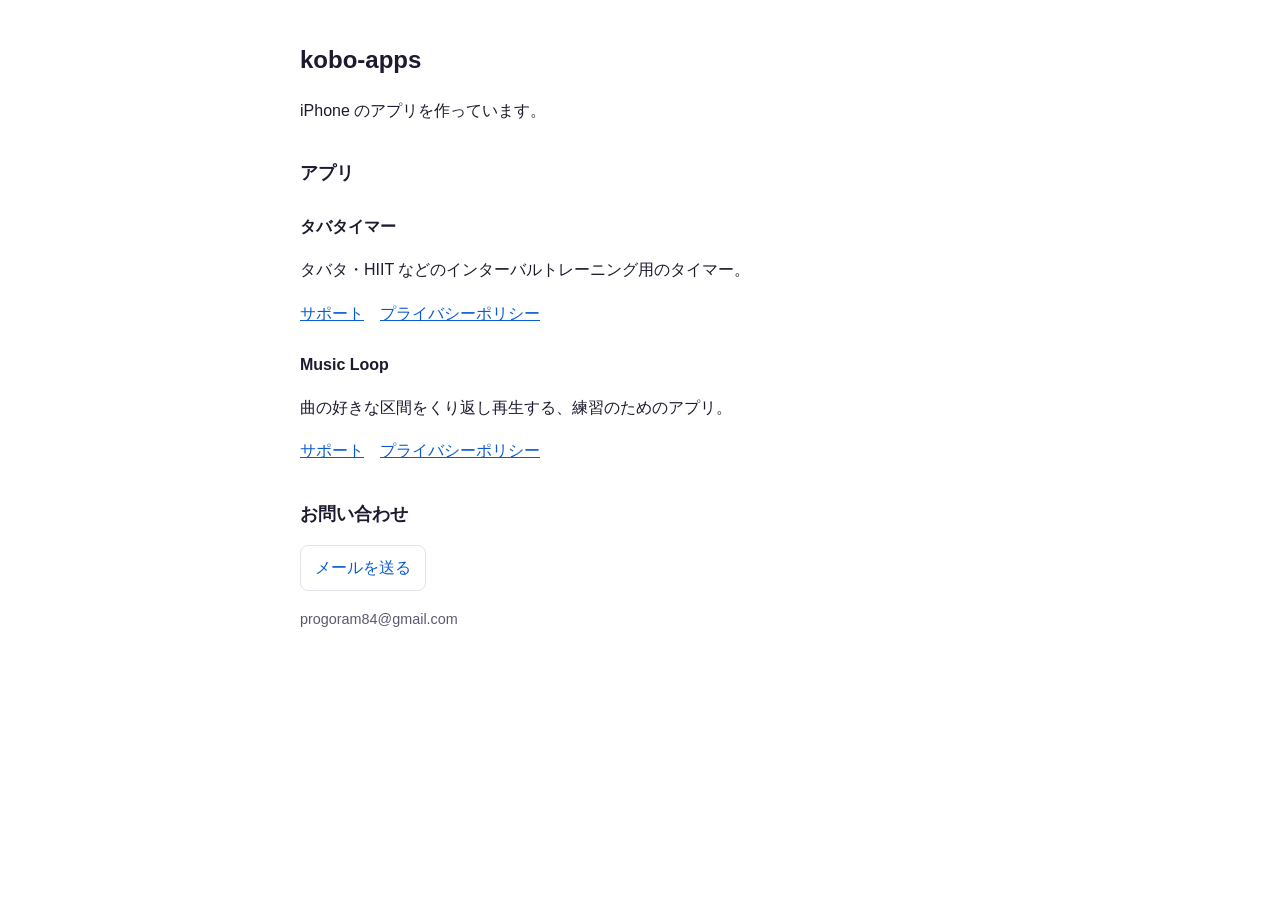
<file: index.html>
<!doctype html>
<html lang="ja">
<head>
<meta charset="utf-8">
<meta name="viewport" content="width=device-width, initial-scale=1">
<title>kobo-apps</title>
<link rel="stylesheet" href="style.css">
</head>
<body>
<!-- 下書き（2026-11-22・AI）。公開先：https://kobo-apps.github.io/ -->
<h1>kobo-apps</h1>
<p>iPhone のアプリを作っています。</p>

<h2>アプリ</h2>
<h3>タバタイマー</h3>
<p>タバタ・HIIT などのインターバルトレーニング用のタイマー。</p>
<p><a href="tabata/support.html">サポート</a>　<a href="tabata/privacy.html">プライバシーポリシー</a></p>

<h3>Music Loop</h3>
<p>曲の好きな区間をくり返し再生する、練習のためのアプリ。</p>
<p><a href="musicloop/support.html">サポート</a>　<a href="musicloop/privacy.html">プライバシーポリシー</a></p>

<h2>お問い合わせ</h2>
<p><a class="mail" href="mailto:progoram84@gmail.com?subject=%E3%81%8A%E5%95%8F%E3%81%84%E5%90%88%E3%82%8F%E3%81%9B">メールを送る</a></p>
<p class="muted">progoram84@gmail.com</p>
</body>
</html>
</file>
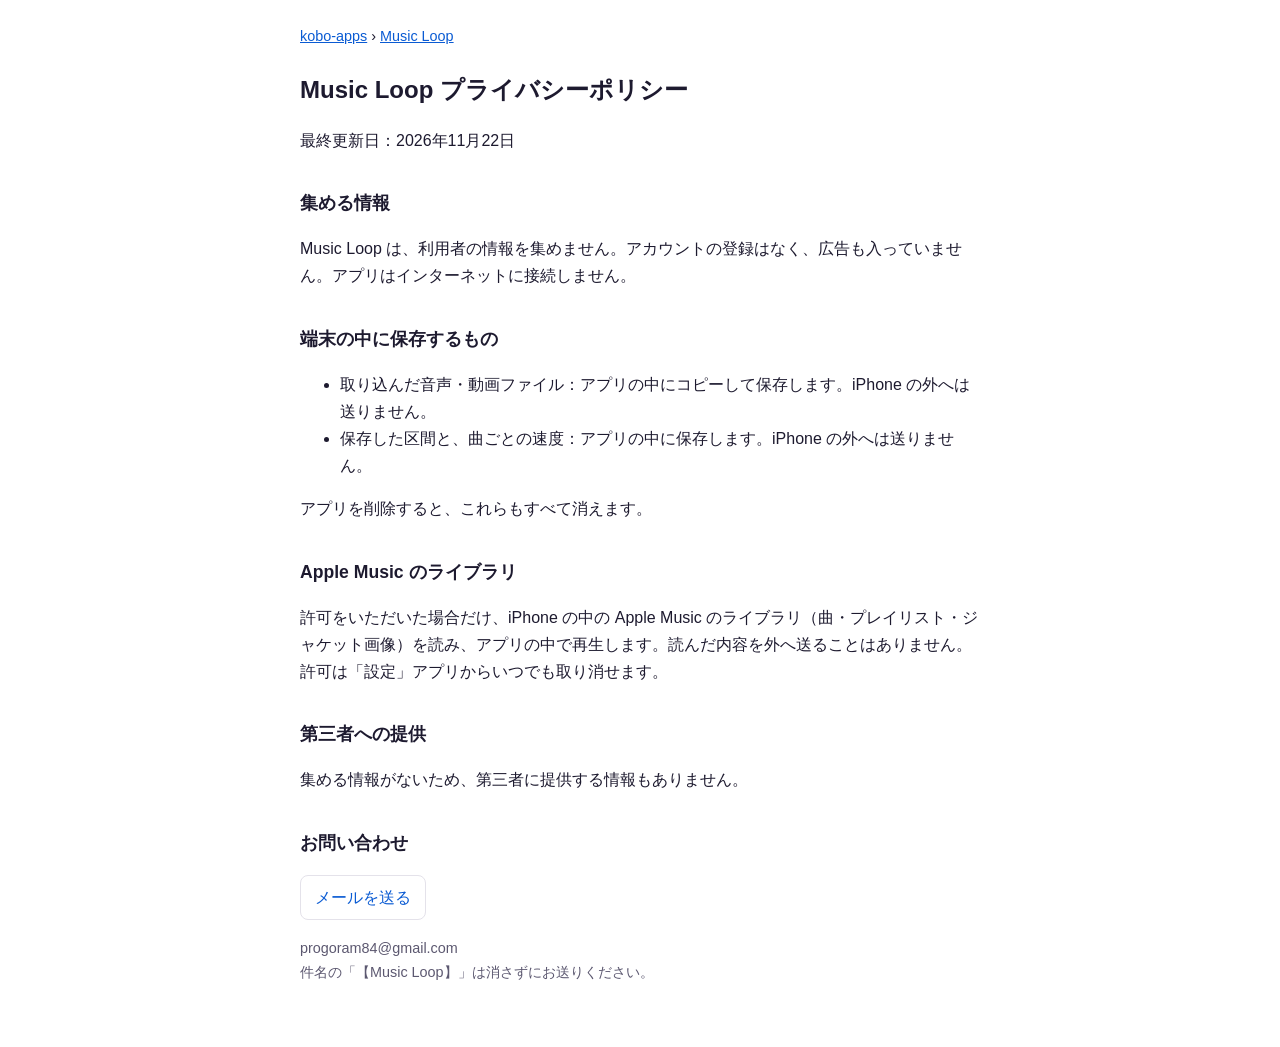
<file: musicloop/privacy.html>
<!doctype html>
<html lang="ja">
<head>
<meta charset="utf-8">
<meta name="viewport" content="width=device-width, initial-scale=1">
<title>Music Loop プライバシーポリシー</title>
<link rel="stylesheet" href="../style.css">
</head>
<body>
<!-- 下書き（2026-11-15・AI。2026-11-22 に共通のサイトへ写した。もとは app-loop/work/MusicLoop/配布/site/）。連絡先と日付は Go が入れる -->
<nav><a href="../">kobo-apps</a> › <a href="support.html">Music Loop</a></nav>
<h1>Music Loop プライバシーポリシー</h1>
<p>最終更新日：2026年11月22日</p>

<h2>集める情報</h2>
<p>Music Loop は、利用者の情報を集めません。アカウントの登録はなく、広告も入っていません。アプリはインターネットに接続しません。</p>

<h2>端末の中に保存するもの</h2>
<ul>
  <li>取り込んだ音声・動画ファイル：アプリの中にコピーして保存します。iPhone の外へは送りません。</li>
  <li>保存した区間と、曲ごとの速度：アプリの中に保存します。iPhone の外へは送りません。</li>
</ul>
<p>アプリを削除すると、これらもすべて消えます。</p>

<h2>Apple Music のライブラリ</h2>
<p>許可をいただいた場合だけ、iPhone の中の Apple Music のライブラリ（曲・プレイリスト・ジャケット画像）を読み、アプリの中で再生します。読んだ内容を外へ送ることはありません。許可は「設定」アプリからいつでも取り消せます。</p>

<h2>第三者への提供</h2>
<p>集める情報がないため、第三者に提供する情報もありません。</p>

<h2>お問い合わせ</h2>
<p><a class="mail" href="mailto:progoram84@gmail.com?subject=%E3%80%90Music%20Loop%E3%80%91%E3%81%8A%E5%95%8F%E3%81%84%E5%90%88%E3%82%8F%E3%81%9B">メールを送る</a></p>
<p class="muted">progoram84@gmail.com<br>件名の「【Music Loop】」は消さずにお送りください。</p>
</body>
</html>
</file>
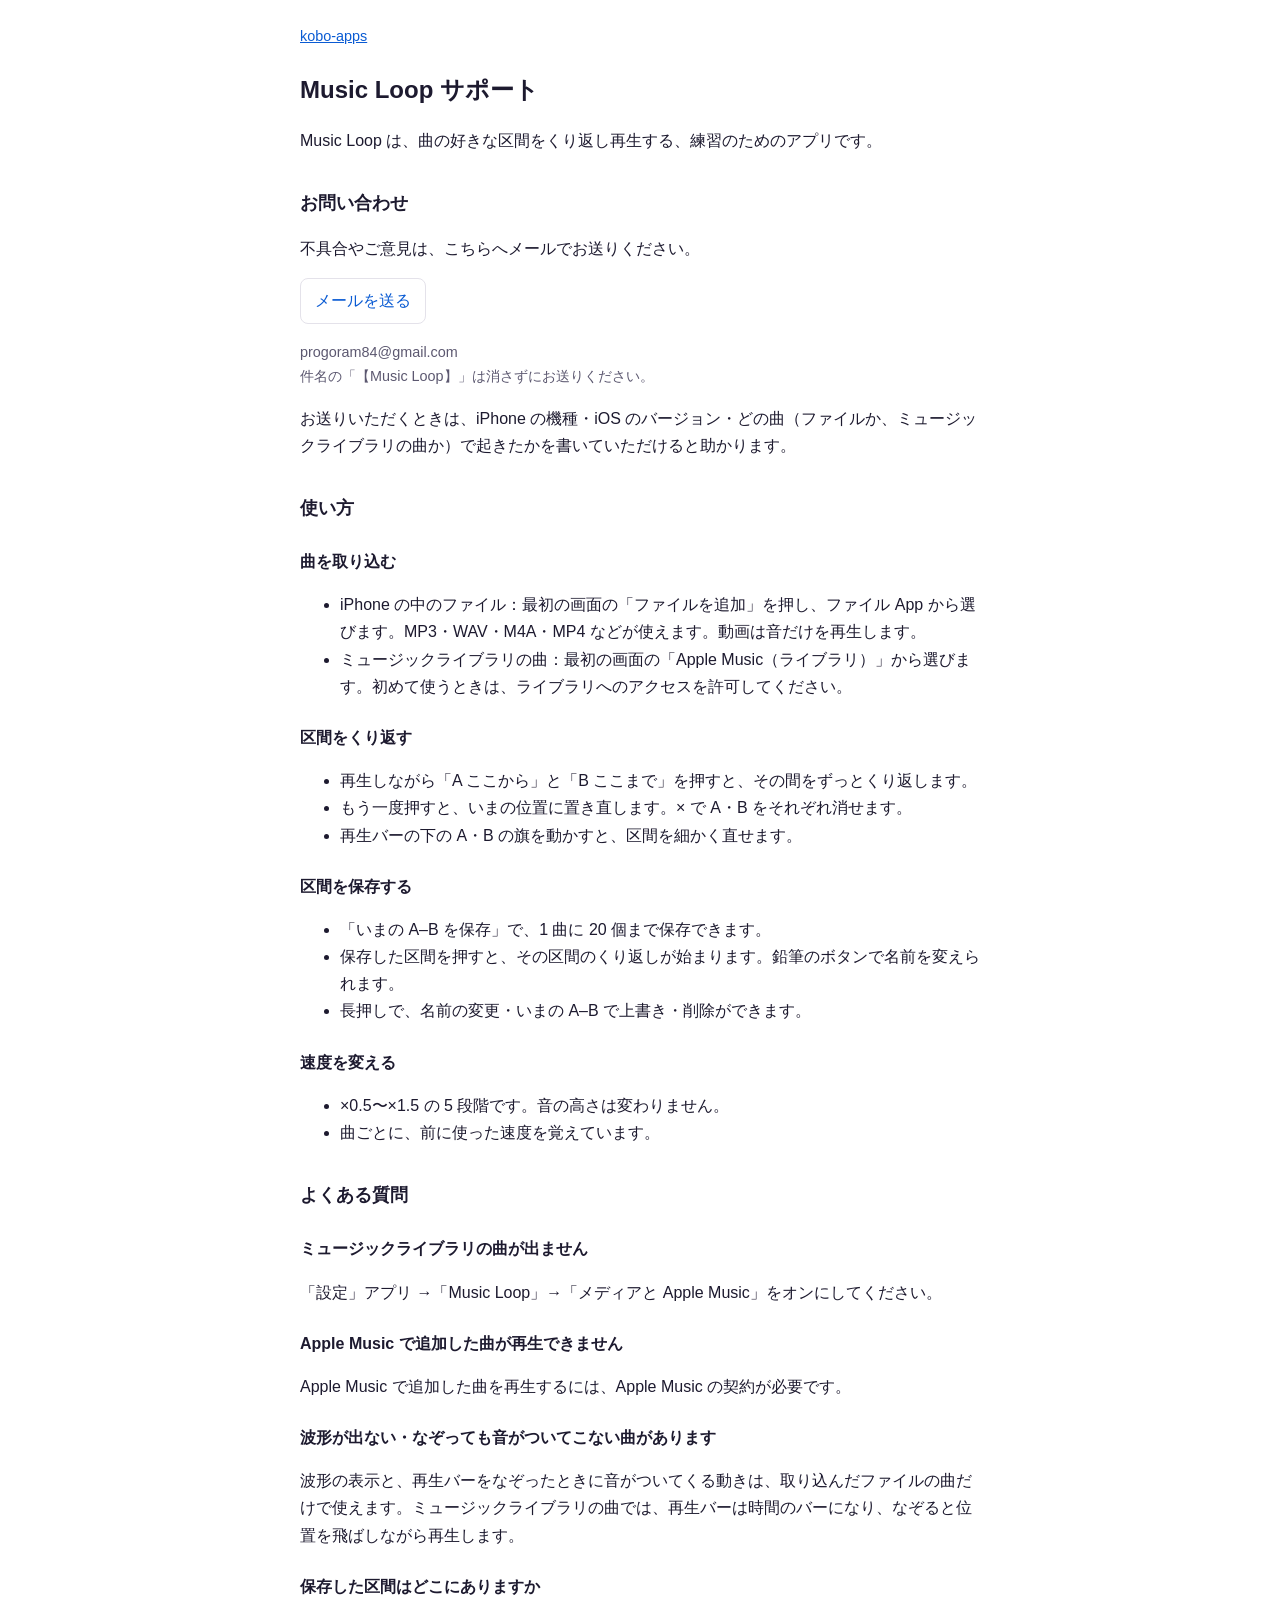
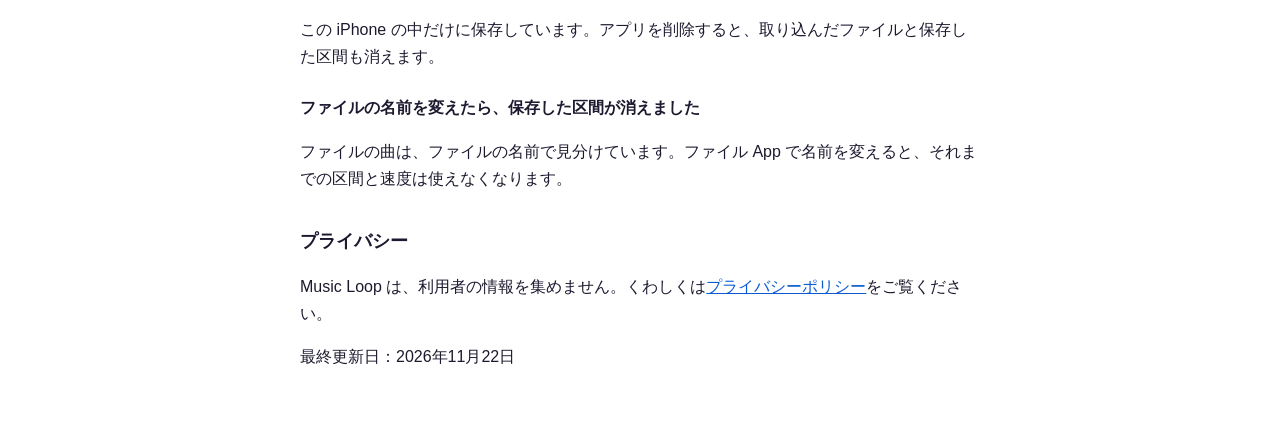
<file: musicloop/support.html>
<!doctype html>
<html lang="ja">
<head>
<meta charset="utf-8">
<meta name="viewport" content="width=device-width, initial-scale=1">
<title>Music Loop サポート</title>
<link rel="stylesheet" href="../style.css">
</head>
<body>
<!-- 下書き（2026-11-15・AI。2026-11-22 に共通のサイトへ写した。もとは app-loop/work/MusicLoop/配布/site/）。連絡先と日付は Go が入れる。App Store の「サポート URL」はこのページ -->
<nav><a href="../">kobo-apps</a></nav>
<h1>Music Loop サポート</h1>
<p>Music Loop は、曲の好きな区間をくり返し再生する、練習のためのアプリです。</p>

<h2>お問い合わせ</h2>
<p>不具合やご意見は、こちらへメールでお送りください。</p>
<p><a class="mail" href="mailto:progoram84@gmail.com?subject=%E3%80%90Music%20Loop%E3%80%91%E3%81%8A%E5%95%8F%E3%81%84%E5%90%88%E3%82%8F%E3%81%9B">メールを送る</a></p>
<p class="muted">progoram84@gmail.com<br>件名の「【Music Loop】」は消さずにお送りください。</p>
<p>お送りいただくときは、iPhone の機種・iOS のバージョン・どの曲（ファイルか、ミュージックライブラリの曲か）で起きたかを書いていただけると助かります。</p>

<h2>使い方</h2>
<h3>曲を取り込む</h3>
<ul>
  <li>iPhone の中のファイル：最初の画面の「ファイルを追加」を押し、ファイル App から選びます。MP3・WAV・M4A・MP4 などが使えます。動画は音だけを再生します。</li>
  <li>ミュージックライブラリの曲：最初の画面の「Apple Music（ライブラリ）」から選びます。初めて使うときは、ライブラリへのアクセスを許可してください。</li>
</ul>
<h3>区間をくり返す</h3>
<ul>
  <li>再生しながら「A ここから」と「B ここまで」を押すと、その間をずっとくり返します。</li>
  <li>もう一度押すと、いまの位置に置き直します。× で A・B をそれぞれ消せます。</li>
  <li>再生バーの下の A・B の旗を動かすと、区間を細かく直せます。</li>
</ul>
<h3>区間を保存する</h3>
<ul>
  <li>「いまの A–B を保存」で、1 曲に 20 個まで保存できます。</li>
  <li>保存した区間を押すと、その区間のくり返しが始まります。鉛筆のボタンで名前を変えられます。</li>
  <li>長押しで、名前の変更・いまの A–B で上書き・削除ができます。</li>
</ul>
<h3>速度を変える</h3>
<ul>
  <li>×0.5〜×1.5 の 5 段階です。音の高さは変わりません。</li>
  <li>曲ごとに、前に使った速度を覚えています。</li>
</ul>

<h2>よくある質問</h2>
<h3>ミュージックライブラリの曲が出ません</h3>
<p>「設定」アプリ →「Music Loop」→「メディアと Apple Music」をオンにしてください。</p>
<h3>Apple Music で追加した曲が再生できません</h3>
<p>Apple Music で追加した曲を再生するには、Apple Music の契約が必要です。</p>
<h3>波形が出ない・なぞっても音がついてこない曲があります</h3>
<p>波形の表示と、再生バーをなぞったときに音がついてくる動きは、取り込んだファイルの曲だけで使えます。ミュージックライブラリの曲では、再生バーは時間のバーになり、なぞると位置を飛ばしながら再生します。</p>
<h3>保存した区間はどこにありますか</h3>
<p>この iPhone の中だけに保存しています。アプリを削除すると、取り込んだファイルと保存した区間も消えます。</p>
<h3>ファイルの名前を変えたら、保存した区間が消えました</h3>
<p>ファイルの曲は、ファイルの名前で見分けています。ファイル App で名前を変えると、それまでの区間と速度は使えなくなります。</p>

<h2>プライバシー</h2>
<p>Music Loop は、利用者の情報を集めません。くわしくは<a href="privacy.html">プライバシーポリシー</a>をご覧ください。</p>

<p>最終更新日：2026年11月22日</p>
</body>
</html>
</file>
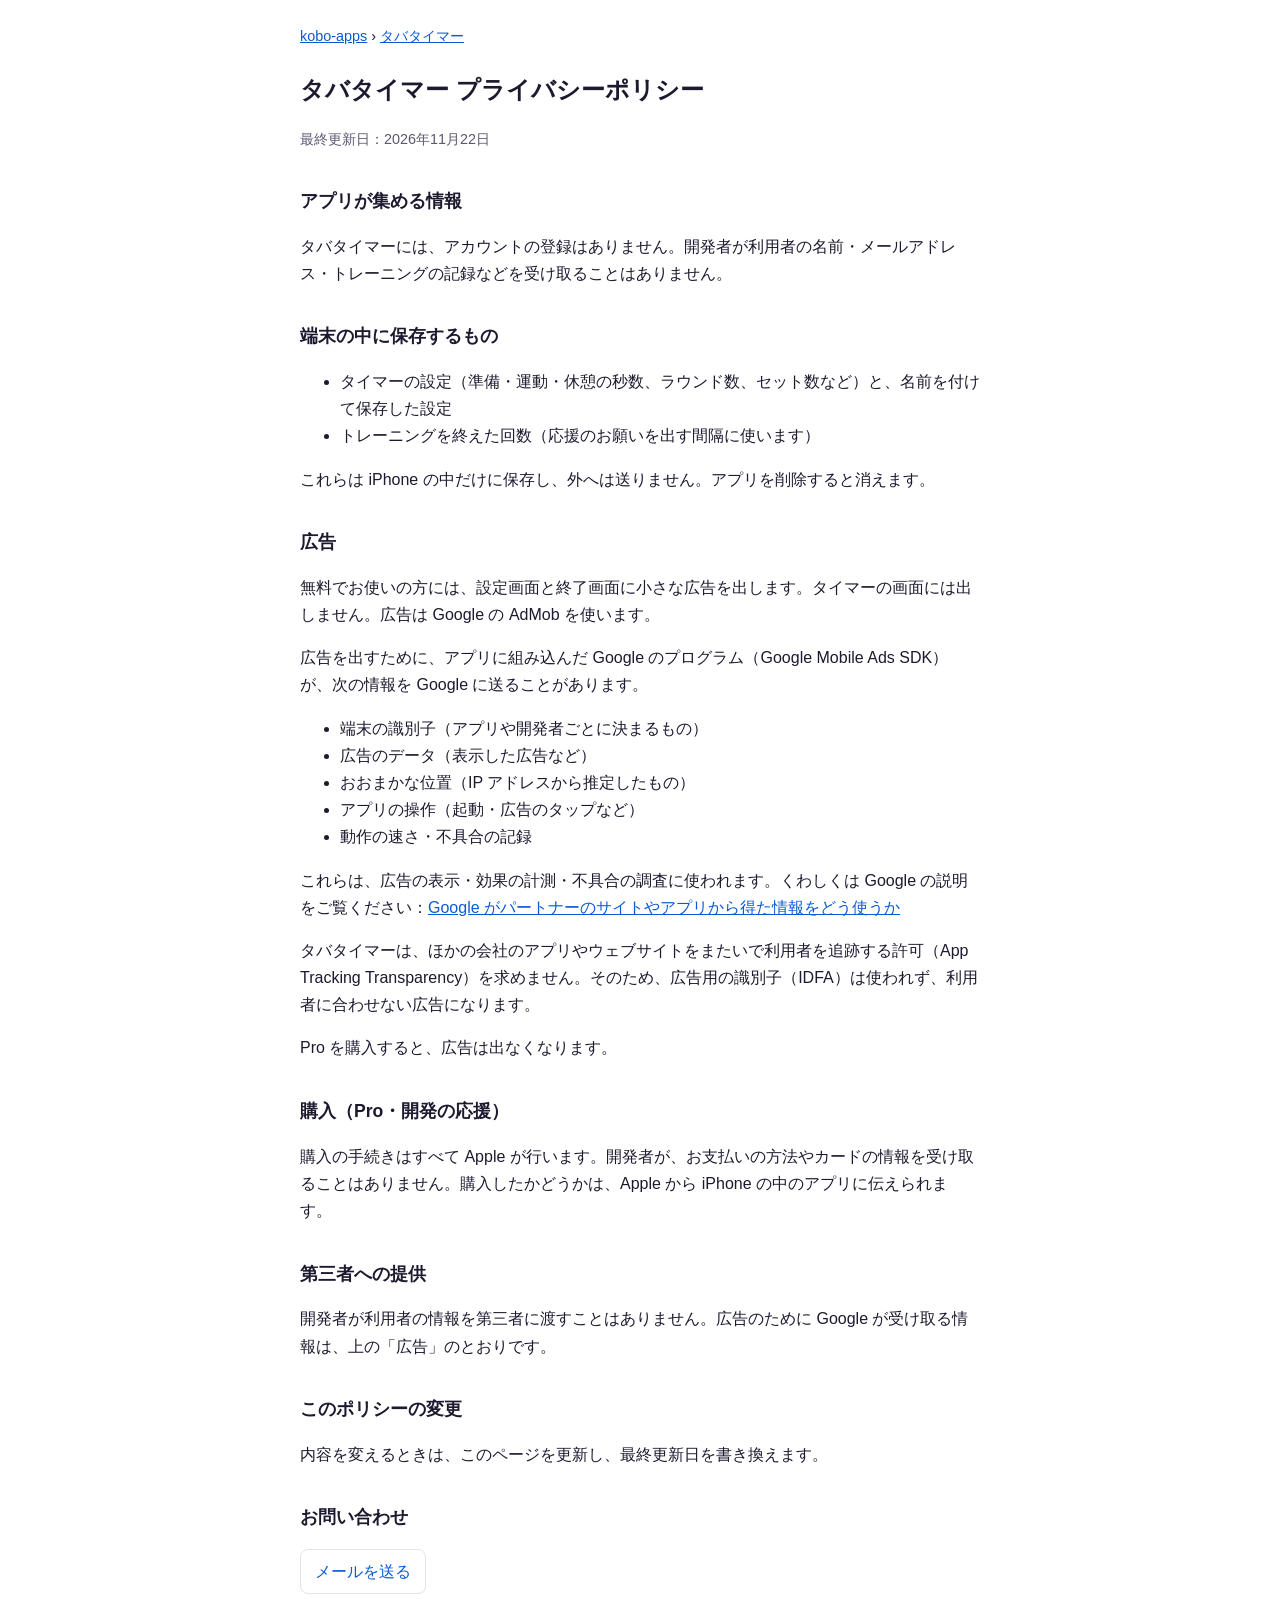
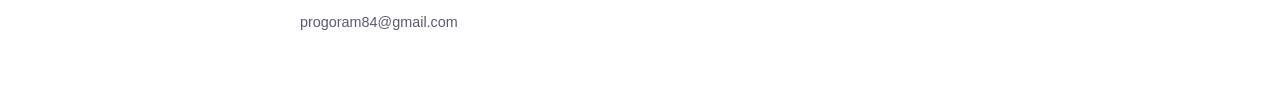
<file: tabata/privacy.html>
<!doctype html>
<html lang="ja">
<head>
<meta charset="utf-8">
<meta name="viewport" content="width=device-width, initial-scale=1">
<title>タバタイマー プライバシーポリシー</title>
<link rel="stylesheet" href="../style.css">
</head>
<body>
<!-- 下書き（2026-11-22・AI）。広告・Pro・投げ銭はまだ作っていない。出す前に、できあがったアプリと照らして直す。
     広告の SDK が集める情報は、Google の「Data disclosure」（Google Mobile Ads SDK 13.12.0 時点）をもとに書いた。入れる SDK の版で確かめ直す -->
<nav><a href="../">kobo-apps</a> › <a href="support.html">タバタイマー</a></nav>
<h1>タバタイマー プライバシーポリシー</h1>
<p class="muted">最終更新日：2026年11月22日</p>

<h2>アプリが集める情報</h2>
<p>タバタイマーには、アカウントの登録はありません。開発者が利用者の名前・メールアドレス・トレーニングの記録などを受け取ることはありません。</p>

<h2>端末の中に保存するもの</h2>
<ul>
  <li>タイマーの設定（準備・運動・休憩の秒数、ラウンド数、セット数など）と、名前を付けて保存した設定</li>
  <li>トレーニングを終えた回数（応援のお願いを出す間隔に使います）</li>
</ul>
<p>これらは iPhone の中だけに保存し、外へは送りません。アプリを削除すると消えます。</p>

<h2>広告</h2>
<p>無料でお使いの方には、設定画面と終了画面に小さな広告を出します。タイマーの画面には出しません。広告は Google の AdMob を使います。</p>
<p>広告を出すために、アプリに組み込んだ Google のプログラム（Google Mobile Ads SDK）が、次の情報を Google に送ることがあります。</p>
<ul>
  <li>端末の識別子（アプリや開発者ごとに決まるもの）</li>
  <li>広告のデータ（表示した広告など）</li>
  <li>おおまかな位置（IP アドレスから推定したもの）</li>
  <li>アプリの操作（起動・広告のタップなど）</li>
  <li>動作の速さ・不具合の記録</li>
</ul>
<p>これらは、広告の表示・効果の計測・不具合の調査に使われます。くわしくは Google の説明をご覧ください：<a href="https://policies.google.com/technologies/partner-sites">Google がパートナーのサイトやアプリから得た情報をどう使うか</a></p>
<p>タバタイマーは、ほかの会社のアプリやウェブサイトをまたいで利用者を追跡する許可（App Tracking Transparency）を求めません。そのため、広告用の識別子（IDFA）は使われず、利用者に合わせない広告になります。</p>
<p>Pro を購入すると、広告は出なくなります。</p>

<h2>購入（Pro・開発の応援）</h2>
<p>購入の手続きはすべて Apple が行います。開発者が、お支払いの方法やカードの情報を受け取ることはありません。購入したかどうかは、Apple から iPhone の中のアプリに伝えられます。</p>

<h2>第三者への提供</h2>
<p>開発者が利用者の情報を第三者に渡すことはありません。広告のために Google が受け取る情報は、上の「広告」のとおりです。</p>

<h2>このポリシーの変更</h2>
<p>内容を変えるときは、このページを更新し、最終更新日を書き換えます。</p>

<h2>お問い合わせ</h2>
<p><a class="mail" href="mailto:progoram84@gmail.com?subject=%E3%80%90%E3%82%BF%E3%83%90%E3%82%BF%E3%82%A4%E3%83%9E%E3%83%BC%E3%80%91%E3%81%8A%E5%95%8F%E3%81%84%E5%90%88%E3%82%8F%E3%81%9B">メールを送る</a></p>
<p class="muted">progoram84@gmail.com</p>
</body>
</html>
</file>
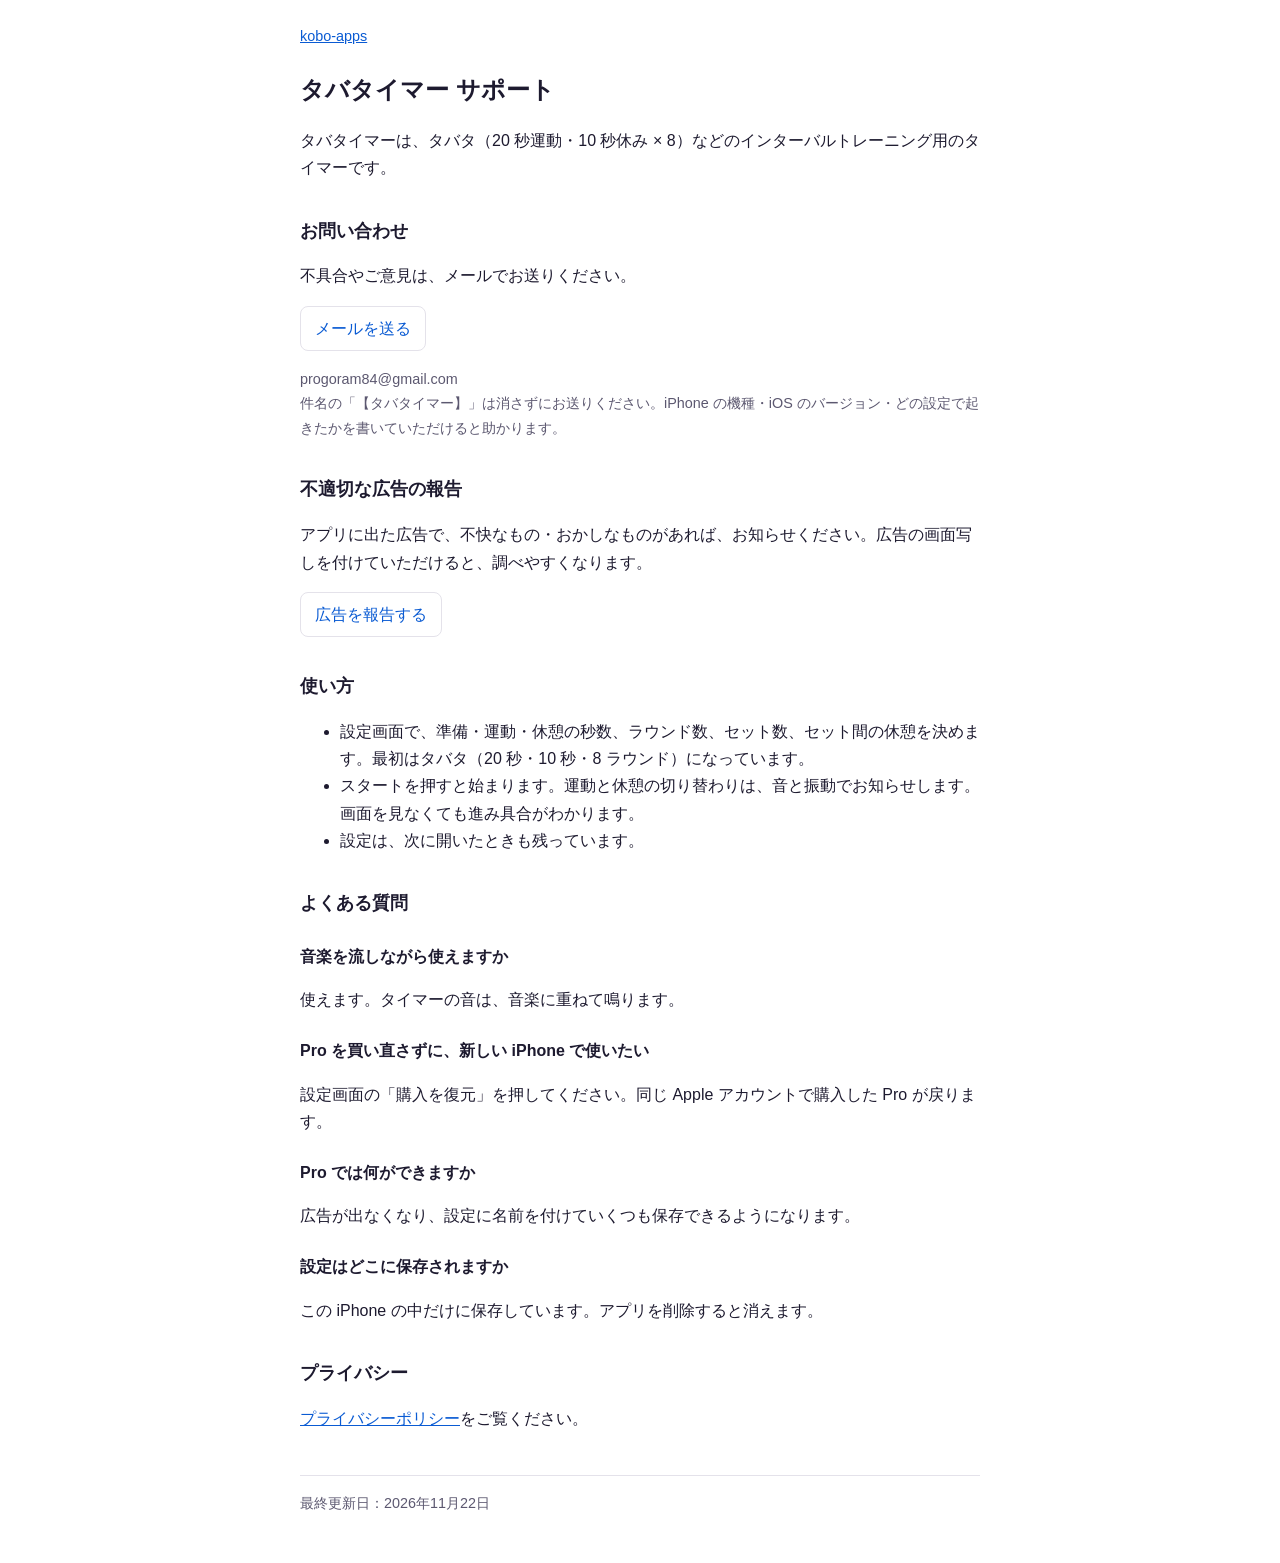
<file: tabata/support.html>
<!doctype html>
<html lang="ja">
<head>
<meta charset="utf-8">
<meta name="viewport" content="width=device-width, initial-scale=1">
<title>タバタイマー サポート</title>
<link rel="stylesheet" href="../style.css">
</head>
<body>
<!-- 下書き（2026-11-22・AI）。App Store の「サポート URL」はこのページ。Pro・投げ銭・広告はまだ作っていない。出す前に、できあがったアプリと照らして直す -->
<nav><a href="../">kobo-apps</a></nav>
<h1>タバタイマー サポート</h1>
<p>タバタイマーは、タバタ（20 秒運動・10 秒休み × 8）などのインターバルトレーニング用のタイマーです。</p>

<h2>お問い合わせ</h2>
<p>不具合やご意見は、メールでお送りください。</p>
<p><a class="mail" href="mailto:progoram84@gmail.com?subject=%E3%80%90%E3%82%BF%E3%83%90%E3%82%BF%E3%82%A4%E3%83%9E%E3%83%BC%E3%80%91%E3%81%8A%E5%95%8F%E3%81%84%E5%90%88%E3%82%8F%E3%81%9B">メールを送る</a></p>
<p class="muted">progoram84@gmail.com<br>件名の「【タバタイマー】」は消さずにお送りください。iPhone の機種・iOS のバージョン・どの設定で起きたかを書いていただけると助かります。</p>

<h2>不適切な広告の報告</h2>
<p>アプリに出た広告で、不快なもの・おかしなものがあれば、お知らせください。広告の画面写しを付けていただけると、調べやすくなります。</p>
<p><a class="mail" href="mailto:progoram84@gmail.com?subject=%E3%80%90%E3%82%BF%E3%83%90%E3%82%BF%E3%82%A4%E3%83%9E%E3%83%BC%E3%80%91%E5%BA%83%E5%91%8A%E3%81%AE%E5%A0%B1%E5%91%8A">広告を報告する</a></p>

<h2>使い方</h2>
<ul>
  <li>設定画面で、準備・運動・休憩の秒数、ラウンド数、セット数、セット間の休憩を決めます。最初はタバタ（20 秒・10 秒・8 ラウンド）になっています。</li>
  <li>スタートを押すと始まります。運動と休憩の切り替わりは、音と振動でお知らせします。画面を見なくても進み具合がわかります。</li>
  <li>設定は、次に開いたときも残っています。</li>
</ul>

<h2>よくある質問</h2>
<h3>音楽を流しながら使えますか</h3>
<p>使えます。タイマーの音は、音楽に重ねて鳴ります。</p>
<h3>Pro を買い直さずに、新しい iPhone で使いたい</h3>
<p>設定画面の「購入を復元」を押してください。同じ Apple アカウントで購入した Pro が戻ります。</p>
<h3>Pro では何ができますか</h3>
<p>広告が出なくなり、設定に名前を付けていくつも保存できるようになります。</p>
<h3>設定はどこに保存されますか</h3>
<p>この iPhone の中だけに保存しています。アプリを削除すると消えます。</p>

<h2>プライバシー</h2>
<p><a href="privacy.html">プライバシーポリシー</a>をご覧ください。</p>

<footer class="muted">最終更新日：2026年11月22日</footer>
</body>
</html>
</file>
<file: style.css>
:root { --fg: #1d1a2f; --bg: #fff; --muted: #5c5870; --link: #0a5bd3; --line: #e4e2ea; }
@media (prefers-color-scheme: dark) { :root { --fg: #eee; --bg: #1c1c1e; --muted: #a9a6b5; --link: #6cb4ff; --line: #3a3a3c; } }
body { font-family: -apple-system, "Hiragino Sans", sans-serif; line-height: 1.7; max-width: 680px; margin: 0 auto; padding: 24px 16px 48px; color: var(--fg); background: var(--bg); }
h1 { font-size: 1.5rem; }
h2 { font-size: 1.1rem; margin-top: 2em; }
h3 { font-size: 1rem; margin-top: 1.5em; }
a { color: var(--link); }
.muted { color: var(--muted); font-size: 0.9rem; }
.mail { display: inline-block; padding: 8px 14px; border: 1px solid var(--line); border-radius: 8px; text-decoration: none; }
nav { font-size: 0.9rem; margin-bottom: 1.5em; }
footer { margin-top: 3em; padding-top: 1em; border-top: 1px solid var(--line); }
</file>
